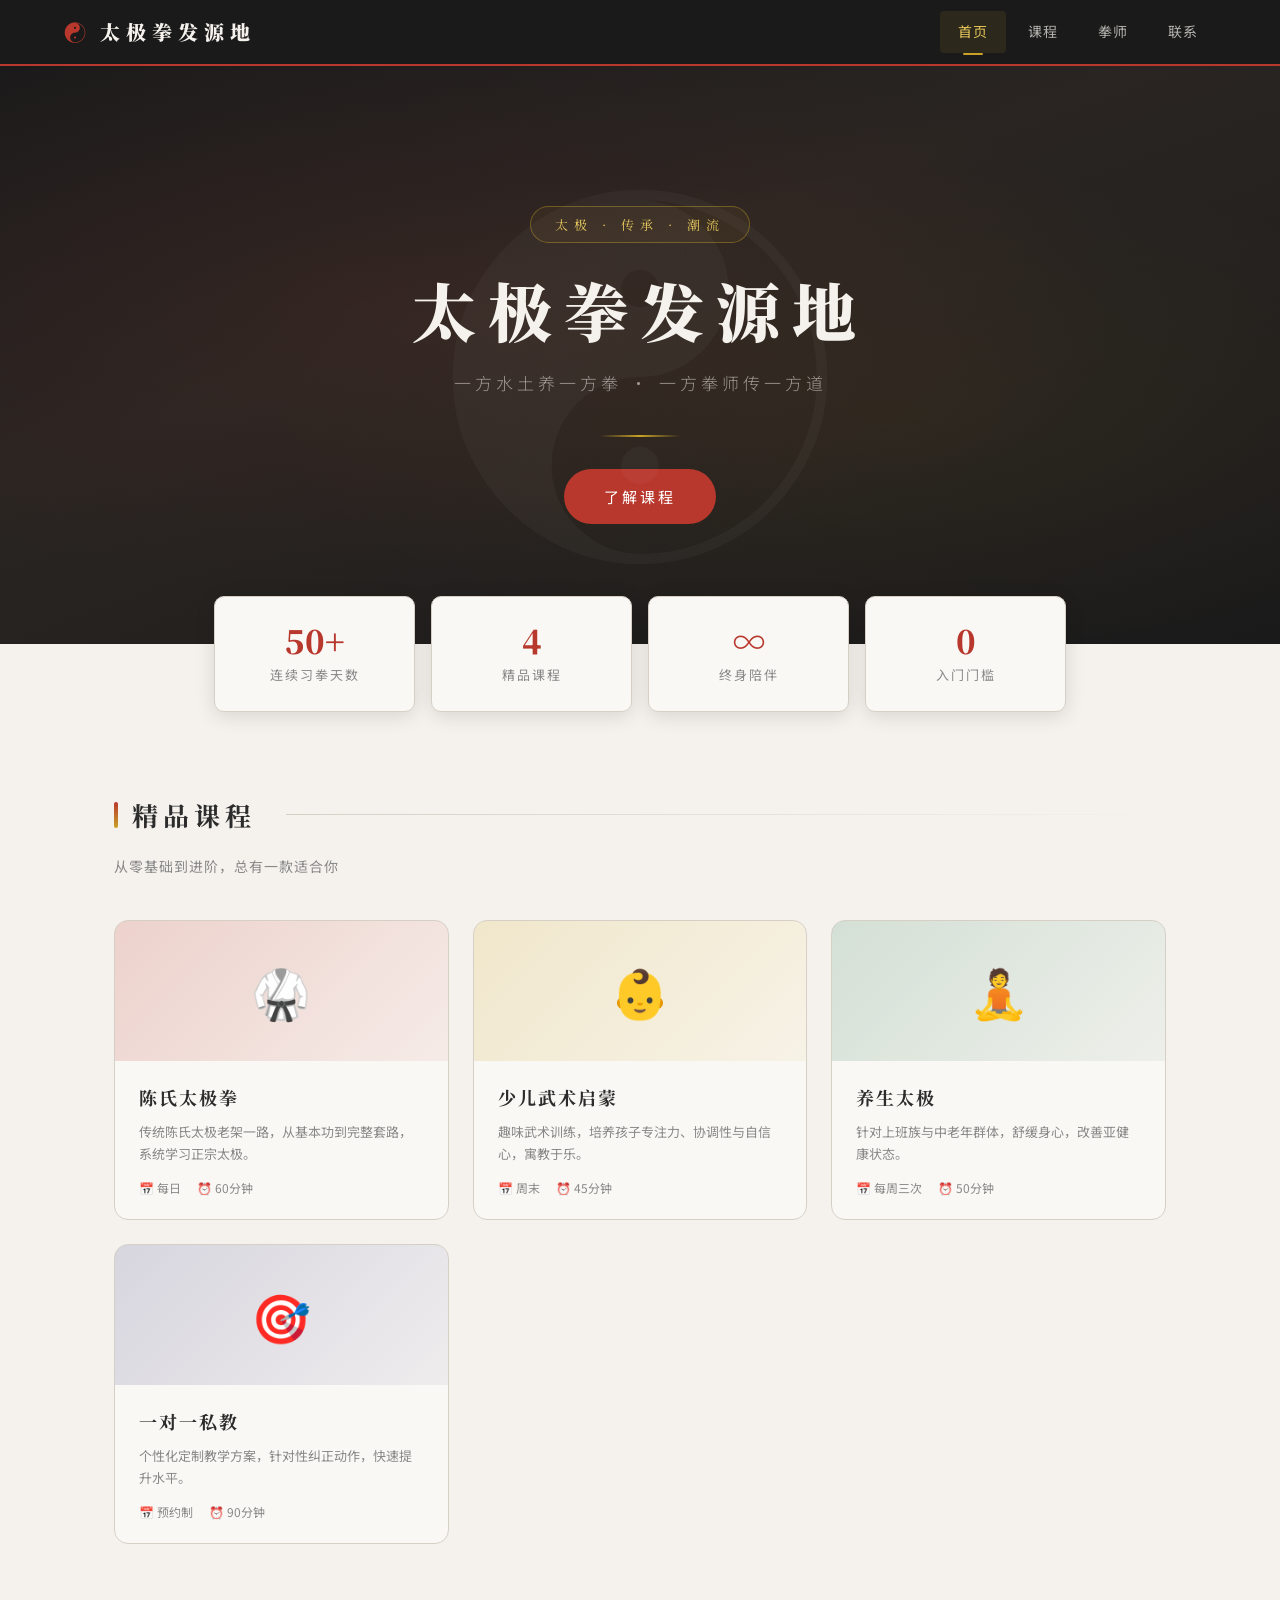
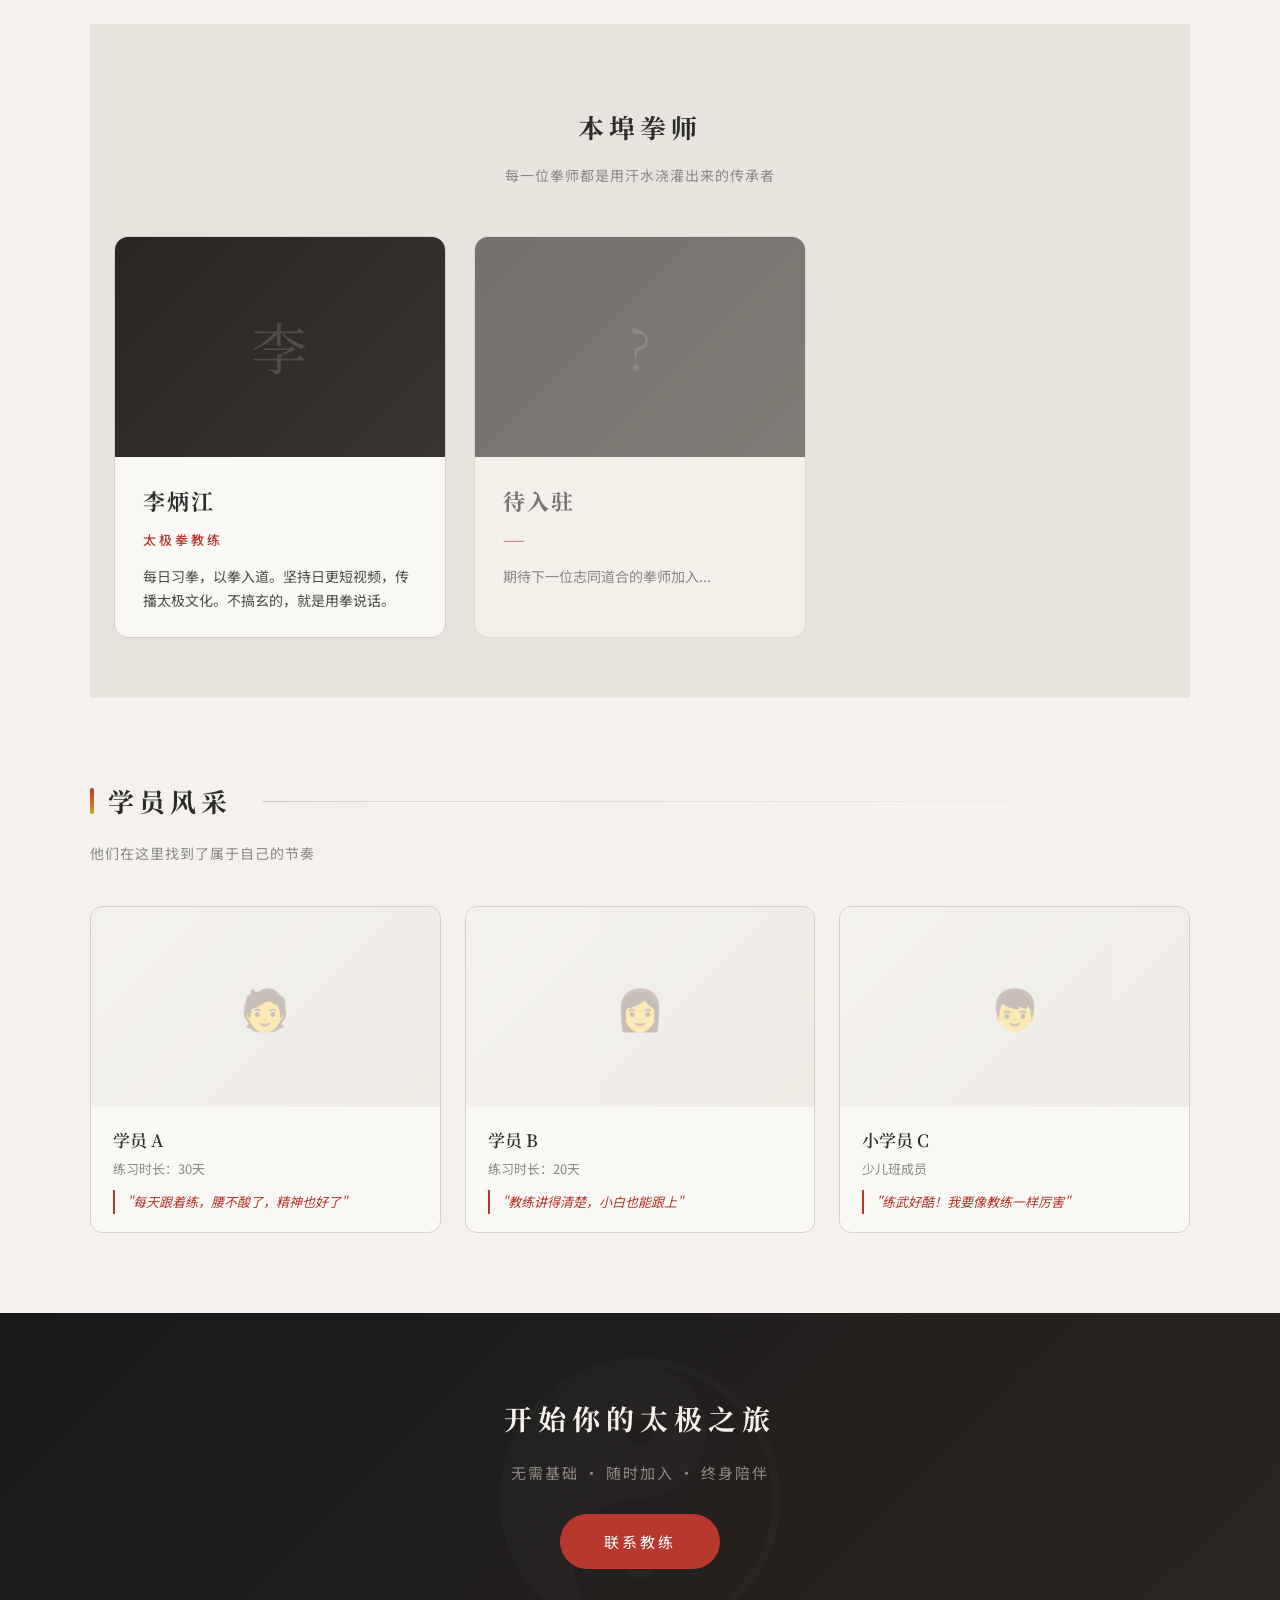
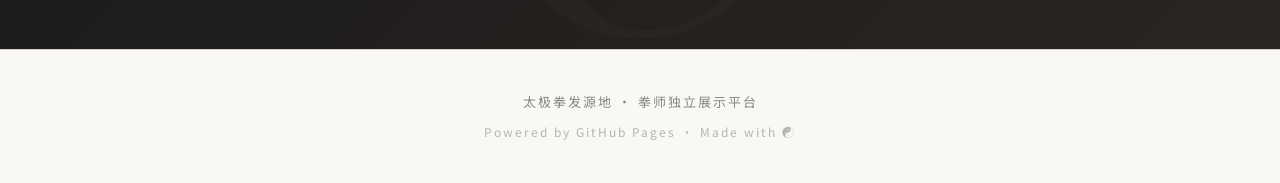
<file: index.html>
<!DOCTYPE html>
<html lang="zh-CN">
<head>
    <meta charset="UTF-8">
    <meta name="viewport" content="width=device-width, initial-scale=1.0">
    <meta name="description" content="太极拳发源地 · 拳师名录 — 传承太极文化，以拳入道，每日习拳，传播国粹">
    <title>太极拳发源地 · 拳师名录</title>
    <link rel="stylesheet" href="css/style.css">
</head>
<body>

    <!-- 导航栏 -->
    <nav class="navbar">
        <div class="nav-inner">
            <div class="nav-logo">太极拳发源地</div>
            <div class="nav-links">
                <a href="index.html" class="active">首页</a>
                <a href="courses.html">课程</a>
                <a href="shifu-libingjiang.html">拳师</a>
                <a href="#contact">联系</a>
            </div>
        </div>
    </nav>

    <!-- 主横幅 -->
    <header class="hero">
        <div class="hero-content">
            <div class="hero-badge">太极 · 传承 · 潮流</div>
            <h1>太极拳发源地</h1>
            <p class="hero-subtitle">一方水土养一方拳 · 一方拳师传一方道</p>
            <div class="hero-sep"></div>
            <a href="courses.html" class="hero-cta">了解课程</a>
        </div>
    </header>

    <!-- 数据统计 -->
    <div class="stats-bar">
        <div class="stat-item">
            <div class="stat-number">50+</div>
            <div class="stat-label">连续习拳天数</div>
        </div>
        <div class="stat-item">
            <div class="stat-number">4</div>
            <div class="stat-label">精品课程</div>
        </div>
        <div class="stat-item">
            <div class="stat-number">∞</div>
            <div class="stat-label">终身陪伴</div>
        </div>
        <div class="stat-item">
            <div class="stat-number">0</div>
            <div class="stat-label">入门门槛</div>
        </div>
    </div>

    <!-- 课程预览 -->
    <section class="section courses-section">
        <h2 class="section-title"><span class="title-deco"></span>精品课程</h2>
        <p class="section-subtitle">从零基础到进阶，总有一款适合你</p>
        <div class="courses-grid">
            <a href="courses.html#chen" class="course-card">
                <div class="course-icon chen">🥋</div>
                <div class="course-body">
                    <h3>陈氏太极拳</h3>
                    <p>传统陈氏太极老架一路，从基本功到完整套路，系统学习正宗太极。</p>
                    <div class="course-meta">
                        <span>📅 每日</span>
                        <span>⏰ 60分钟</span>
                    </div>
                </div>
            </a>
            <a href="courses.html#kids" class="course-card">
                <div class="course-icon kids">👶</div>
                <div class="course-body">
                    <h3>少儿武术启蒙</h3>
                    <p>趣味武术训练，培养孩子专注力、协调性与自信心，寓教于乐。</p>
                    <div class="course-meta">
                        <span>📅 周末</span>
                        <span>⏰ 45分钟</span>
                    </div>
                </div>
            </a>
            <a href="courses.html#health" class="course-card">
                <div class="course-icon health">🧘</div>
                <div class="course-body">
                    <h3>养生太极</h3>
                    <p>针对上班族与中老年群体，舒缓身心，改善亚健康状态。</p>
                    <div class="course-meta">
                        <span>📅 每周三次</span>
                        <span>⏰ 50分钟</span>
                    </div>
                </div>
            </a>
            <a href="courses.html#private" class="course-card">
                <div class="course-icon private">🎯</div>
                <div class="course-body">
                    <h3>一对一私教</h3>
                    <p>个性化定制教学方案，针对性纠正动作，快速提升水平。</p>
                    <div class="course-meta">
                        <span>📅 预约制</span>
                        <span>⏰ 90分钟</span>
                    </div>
                </div>
            </a>
        </div>
    </section>

    <!-- 拳师介绍 -->
    <section class="masters-section section-gray">
        <h2>本埠拳师</h2>
        <p>每一位拳师都是用汗水浇灌出来的传承者</p>
        <div class="masters-grid">
            <a href="shifu-libingjiang.html" class="master-card">
                <div class="card-photo">
                    <!-- 替换为真实照片: <img src="images/shifu-avatar.jpg" alt="李炳江"> -->
                    <div class="card-photo-placeholder">李</div>
                </div>
                <div class="card-info">
                    <h3>李炳江</h3>
                    <span class="card-title">太极拳教练</span>
                    <p>每日习拳，以拳入道。坚持日更短视频，传播太极文化。不搞玄的，就是用拳说话。</p>
                </div>
            </a>
            <div class="master-card card-empty" style="opacity: 0.6;">
                <div class="card-photo">
                    <div class="card-photo-placeholder">?</div>
                </div>
                <div class="card-info">
                    <h3>待入驻</h3>
                    <span class="card-title">——</span>
                    <p>期待下一位志同道合的拳师加入...</p>
                </div>
            </div>
        </div>
    </section>

    <!-- 学员风采 -->
    <section class="section">
        <div class="section-inner">
            <h2 class="section-title"><span class="title-deco"></span>学员风采</h2>
            <p class="section-subtitle">他们在这里找到了属于自己的节奏</p>
            <div class="students-grid">
                <div class="student-card">
                    <div class="student-photo">🧑</div>
                    <div class="student-info">
                        <div class="student-name">学员 A</div>
                        <div class="student-desc">练习时长：30天</div>
                        <div class="student-quote">"每天跟着练，腰不酸了，精神也好了"</div>
                    </div>
                </div>
                <div class="student-card">
                    <div class="student-photo">👩</div>
                    <div class="student-info">
                        <div class="student-name">学员 B</div>
                        <div class="student-desc">练习时长：20天</div>
                        <div class="student-quote">"教练讲得清楚，小白也能跟上"</div>
                    </div>
                </div>
                <div class="student-card">
                    <div class="student-photo">👦</div>
                    <div class="student-info">
                        <div class="student-name">小学员 C</div>
                        <div class="student-desc">少儿班成员</div>
                        <div class="student-quote">"练武好酷！我要像教练一样厉害"</div>
                    </div>
                </div>
            </div>
        </div>
    </section>

    <!-- 行动召唤 -->
    <section class="cta-banner" id="contact">
        <h2>开始你的太极之旅</h2>
        <p>无需基础 · 随时加入 · 终身陪伴</p>
        <a href="shifu-libingjiang.html#contact" class="cta-btn">联系教练</a>
    </section>

    <!-- 页脚 -->
    <footer class="footer">
        <p>太极拳发源地 · 拳师独立展示平台</p>
        <p style="margin-top: 8px; font-size: 12px; opacity: 0.6;">Powered by GitHub Pages · Made with ☯</p>
    </footer>

</body>
</html>
</file>
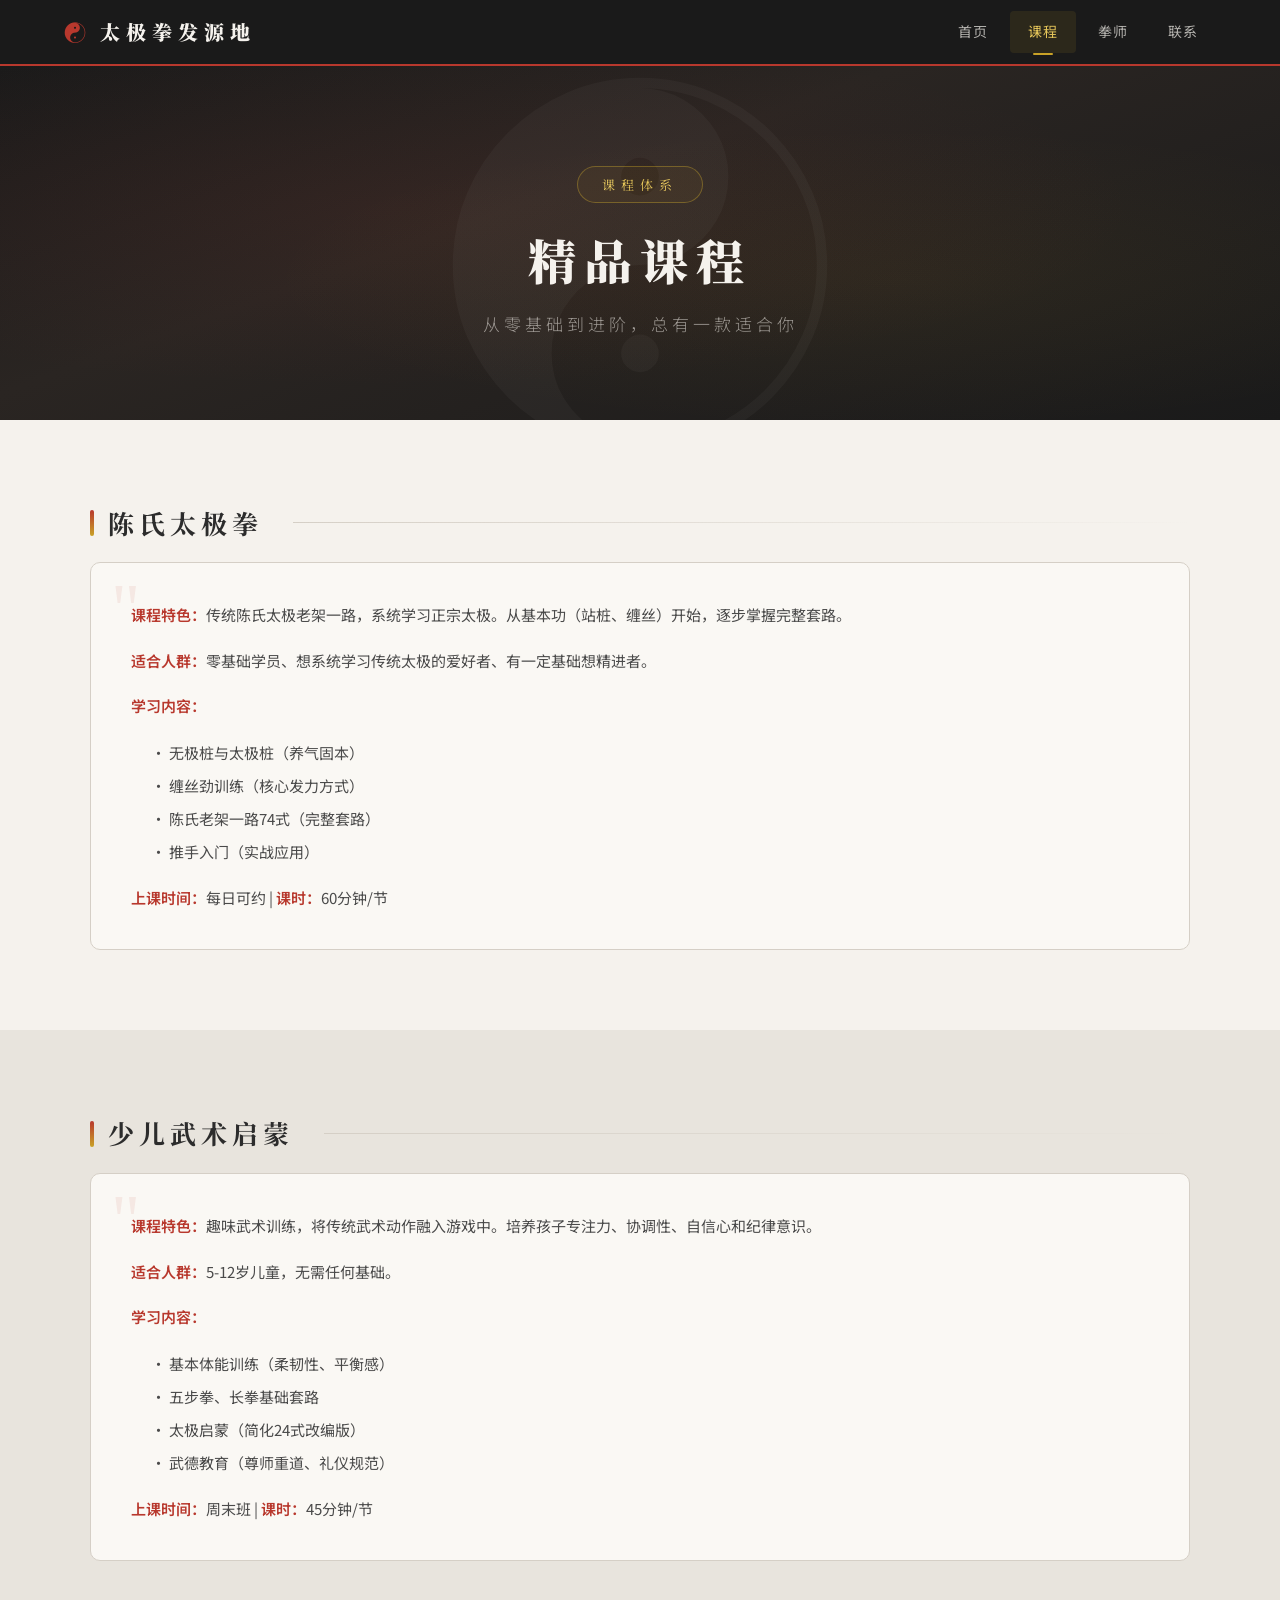
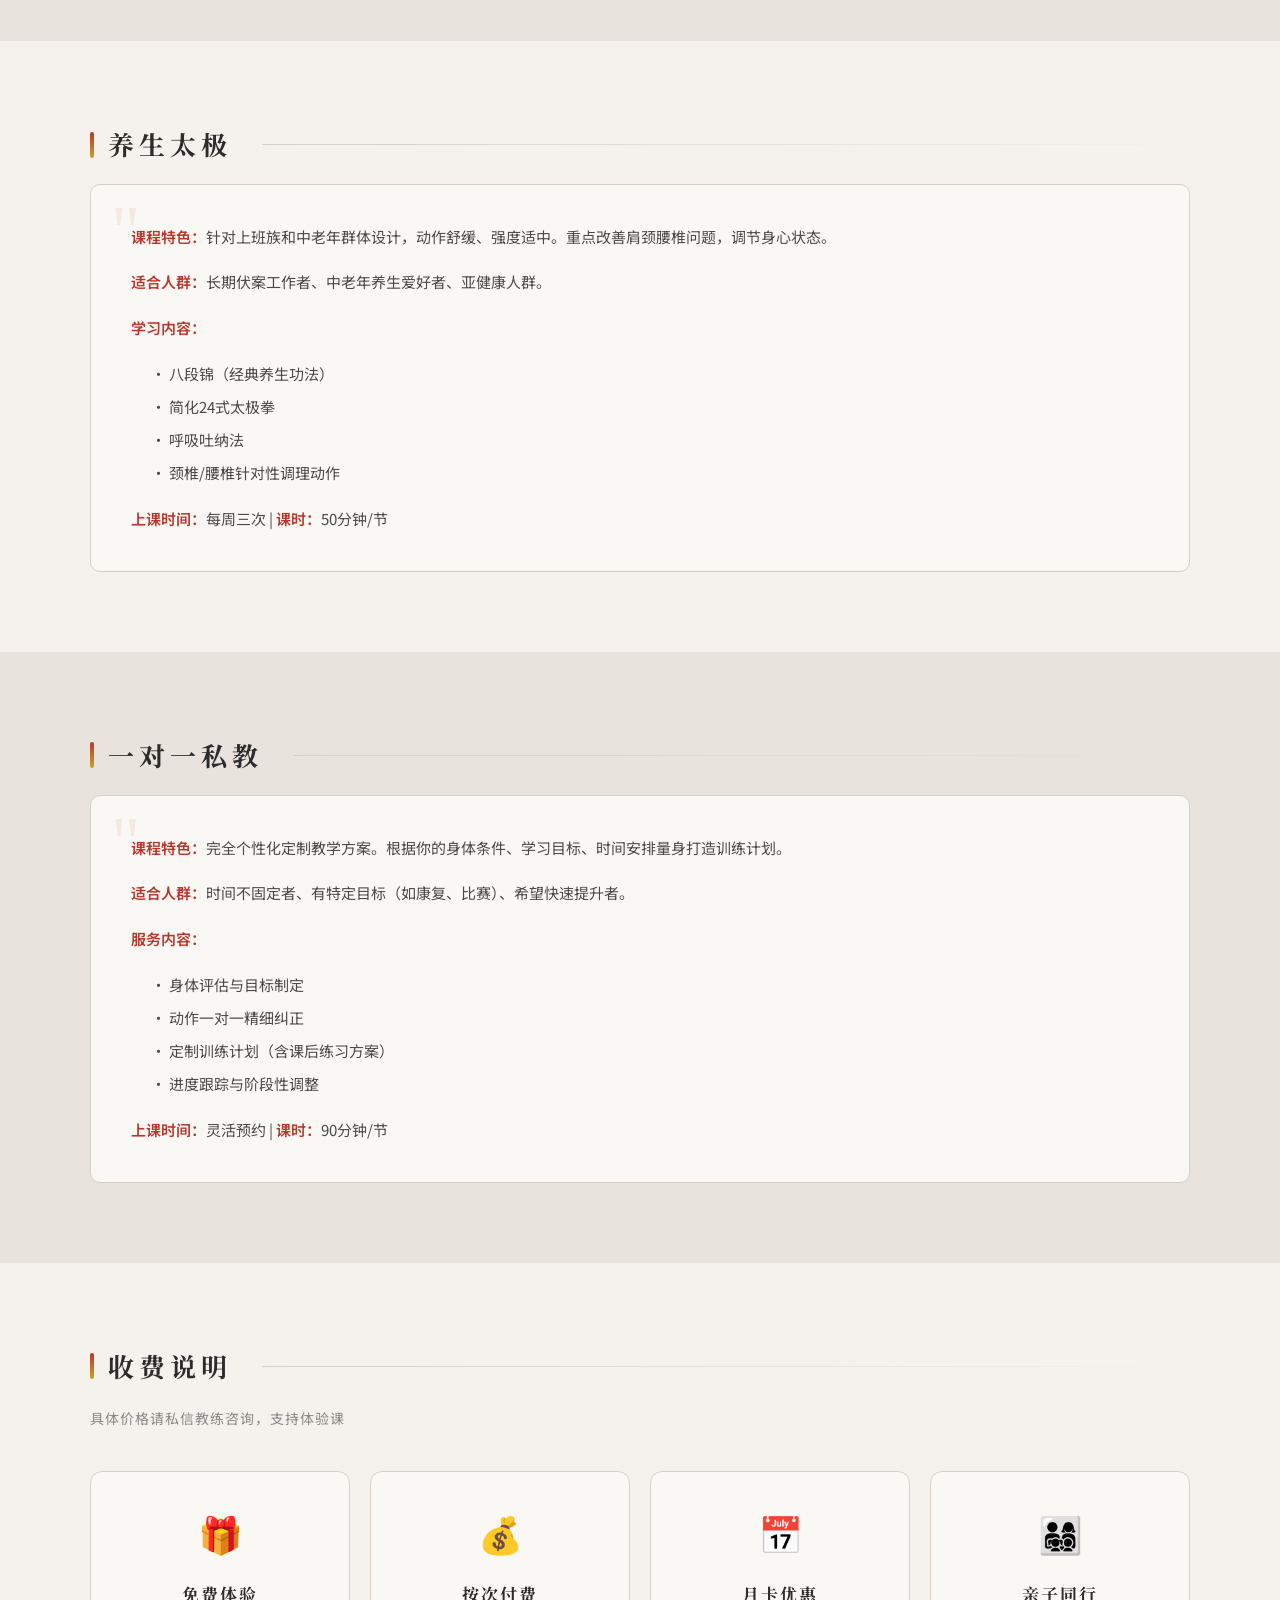
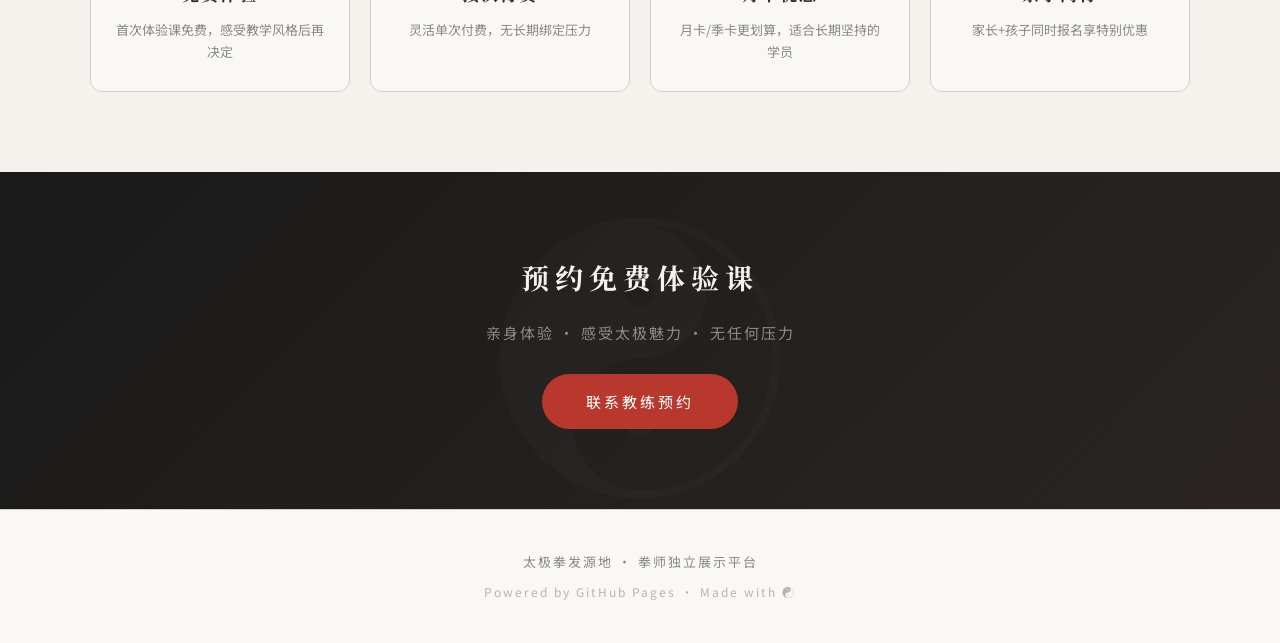
<file: courses.html>
<!DOCTYPE html>
<html lang="zh-CN">
<head>
    <meta charset="UTF-8">
    <meta name="viewport" content="width=device-width, initial-scale=1.0">
    <meta name="description" content="太极拳发源地 · 精品课程 — 陈氏太极、少儿武术、养生太极、一对一私教">
    <title>课程内容 · 太极拳发源地</title>
    <link rel="stylesheet" href="css/style.css">
</head>
<body>

    <!-- 导航栏 -->
    <nav class="navbar">
        <div class="nav-inner">
            <div class="nav-logo">太极拳发源地</div>
            <div class="nav-links">
                <a href="index.html">首页</a>
                <a href="courses.html" class="active">课程</a>
                <a href="shifu-libingjiang.html">拳师</a>
                <a href="#contact">联系</a>
            </div>
        </div>
    </nav>

    <!-- 页面头部 -->
    <header class="hero" style="padding: 100px 24px 80px;">
        <div class="hero-content">
            <div class="hero-badge">课程体系</div>
            <h1 style="font-size: clamp(36px, 5vw, 48px); letter-spacing: 8px;">精品课程</h1>
            <p class="hero-subtitle">从零基础到进阶，总有一款适合你</p>
        </div>
    </header>

    <!-- 陈氏太极拳 -->
    <section id="chen" class="section">
        <div class="section-inner">
            <h2 class="section-title"><span class="title-deco"></span>陈氏太极拳</h2>
            <div class="content-card bio-card">
                <p><strong>课程特色：</strong>传统陈氏太极老架一路，系统学习正宗太极。从基本功（站桩、缠丝）开始，逐步掌握完整套路。</p>
                <p><strong>适合人群：</strong>零基础学员、想系统学习传统太极的爱好者、有一定基础想精进者。</p>
                <p><strong>学习内容：</strong></p>
                <p style="padding-left: 20px; line-height: 2.2;">
                    • 无极桩与太极桩（养气固本）<br>
                    • 缠丝劲训练（核心发力方式）<br>
                    • 陈氏老架一路74式（完整套路）<br>
                    • 推手入门（实战应用）
                </p>
                <p><strong>上课时间：</strong>每日可约 | <strong>课时：</strong>60分钟/节</p>
            </div>
        </div>
    </section>

    <!-- 少儿武术 -->
    <section id="kids" class="section section-gray">
        <div class="section-inner">
            <h2 class="section-title"><span class="title-deco"></span>少儿武术启蒙</h2>
            <div class="content-card bio-card">
                <p><strong>课程特色：</strong>趣味武术训练，将传统武术动作融入游戏中。培养孩子专注力、协调性、自信心和纪律意识。</p>
                <p><strong>适合人群：</strong>5-12岁儿童，无需任何基础。</p>
                <p><strong>学习内容：</strong></p>
                <p style="padding-left: 20px; line-height: 2.2;">
                    • 基本体能训练（柔韧性、平衡感）<br>
                    • 五步拳、长拳基础套路<br>
                    • 太极启蒙（简化24式改编版）<br>
                    • 武德教育（尊师重道、礼仪规范）
                </p>
                <p><strong>上课时间：</strong>周末班 | <strong>课时：</strong>45分钟/节</p>
            </div>
        </div>
    </section>

    <!-- 养生太极 -->
    <section id="health" class="section">
        <div class="section-inner">
            <h2 class="section-title"><span class="title-deco"></span>养生太极</h2>
            <div class="content-card bio-card">
                <p><strong>课程特色：</strong>针对上班族和中老年群体设计，动作舒缓、强度适中。重点改善肩颈腰椎问题，调节身心状态。</p>
                <p><strong>适合人群：</strong>长期伏案工作者、中老年养生爱好者、亚健康人群。</p>
                <p><strong>学习内容：</strong></p>
                <p style="padding-left: 20px; line-height: 2.2;">
                    • 八段锦（经典养生功法）<br>
                    • 简化24式太极拳<br>
                    • 呼吸吐纳法<br>
                    • 颈椎/腰椎针对性调理动作
                </p>
                <p><strong>上课时间：</strong>每周三次 | <strong>课时：</strong>50分钟/节</p>
            </div>
        </div>
    </section>

    <!-- 一对一私教 -->
    <section id="private" class="section section-gray">
        <div class="section-inner">
            <h2 class="section-title"><span class="title-deco"></span>一对一私教</h2>
            <div class="content-card bio-card">
                <p><strong>课程特色：</strong>完全个性化定制教学方案。根据你的身体条件、学习目标、时间安排量身打造训练计划。</p>
                <p><strong>适合人群：</strong>时间不固定者、有特定目标（如康复、比赛）、希望快速提升者。</p>
                <p><strong>服务内容：</strong></p>
                <p style="padding-left: 20px; line-height: 2.2;">
                    • 身体评估与目标制定<br>
                    • 动作一对一精细纠正<br>
                    • 定制训练计划（含课后练习方案）<br>
                    • 进度跟踪与阶段性调整
                </p>
                <p><strong>上课时间：</strong>灵活预约 | <strong>课时：</strong>90分钟/节</p>
            </div>
        </div>
    </section>

    <!-- 价格参考 -->
    <section class="section">
        <div class="section-inner">
            <h2 class="section-title"><span class="title-deco"></span>收费说明</h2>
            <p class="section-subtitle">具体价格请私信教练咨询，支持体验课</p>
            <div class="credits-grid">
                <div class="credit-card">
                    <div class="credit-icon">🎁</div>
                    <h3>免费体验</h3>
                    <p>首次体验课免费，感受教学风格后再决定</p>
                </div>
                <div class="credit-card">
                    <div class="credit-icon">💰</div>
                    <h3>按次付费</h3>
                    <p>灵活单次付费，无长期绑定压力</p>
                </div>
                <div class="credit-card">
                    <div class="credit-icon">📅</div>
                    <h3>月卡优惠</h3>
                    <p>月卡/季卡更划算，适合长期坚持的学员</p>
                </div>
                <div class="credit-card">
                    <div class="credit-icon">👨‍👩‍👧‍👦</div>
                    <h3>亲子同行</h3>
                    <p>家长+孩子同时报名享特别优惠</p>
                </div>
            </div>
        </div>
    </section>

    <!-- 行动召唤 -->
    <section class="cta-banner" id="contact">
        <h2>预约免费体验课</h2>
        <p>亲身体验 · 感受太极魅力 · 无任何压力</p>
        <a href="shifu-libingjiang.html#contact" class="cta-btn">联系教练预约</a>
    </section>

    <!-- 页脚 -->
    <footer class="footer">
        <p>太极拳发源地 · 拳师独立展示平台</p>
        <p style="margin-top: 8px; font-size: 12px; opacity: 0.6;">Powered by GitHub Pages · Made with ☯</p>
    </footer>

</body>
</html>
</file>
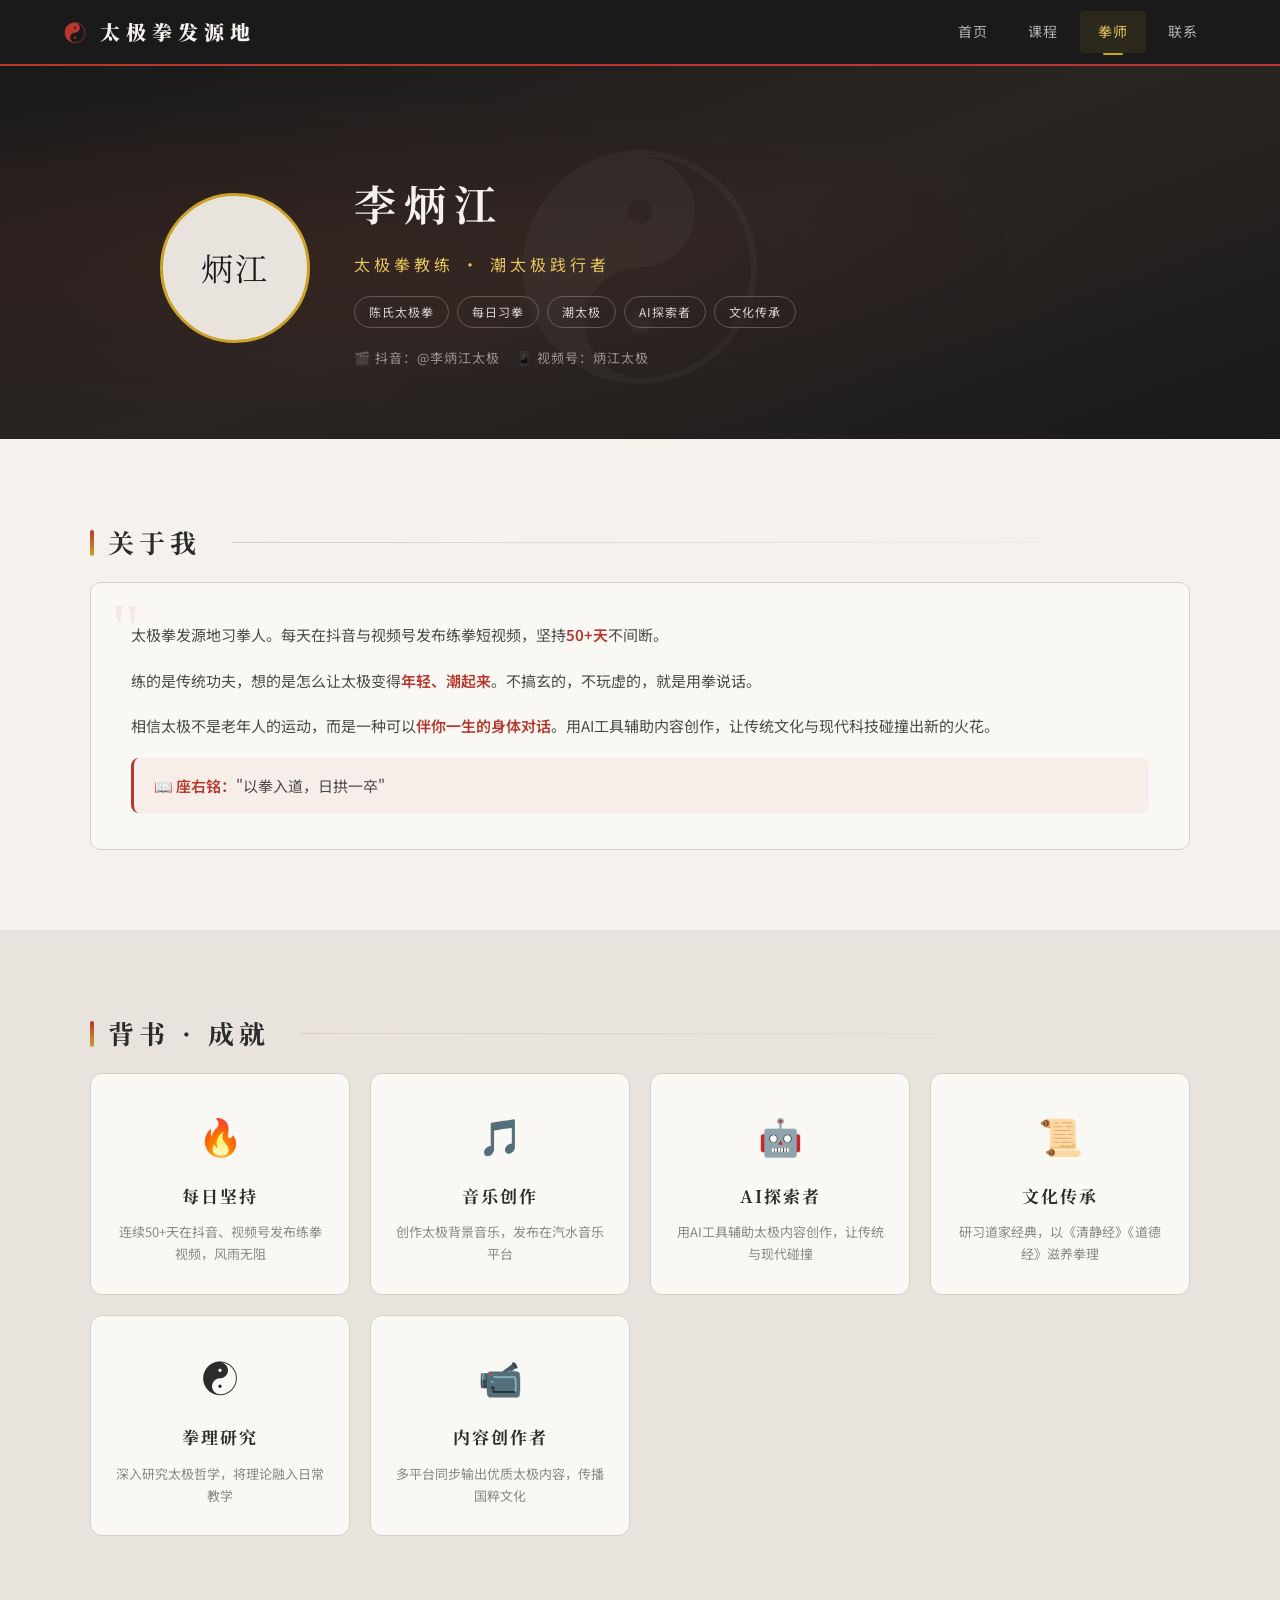
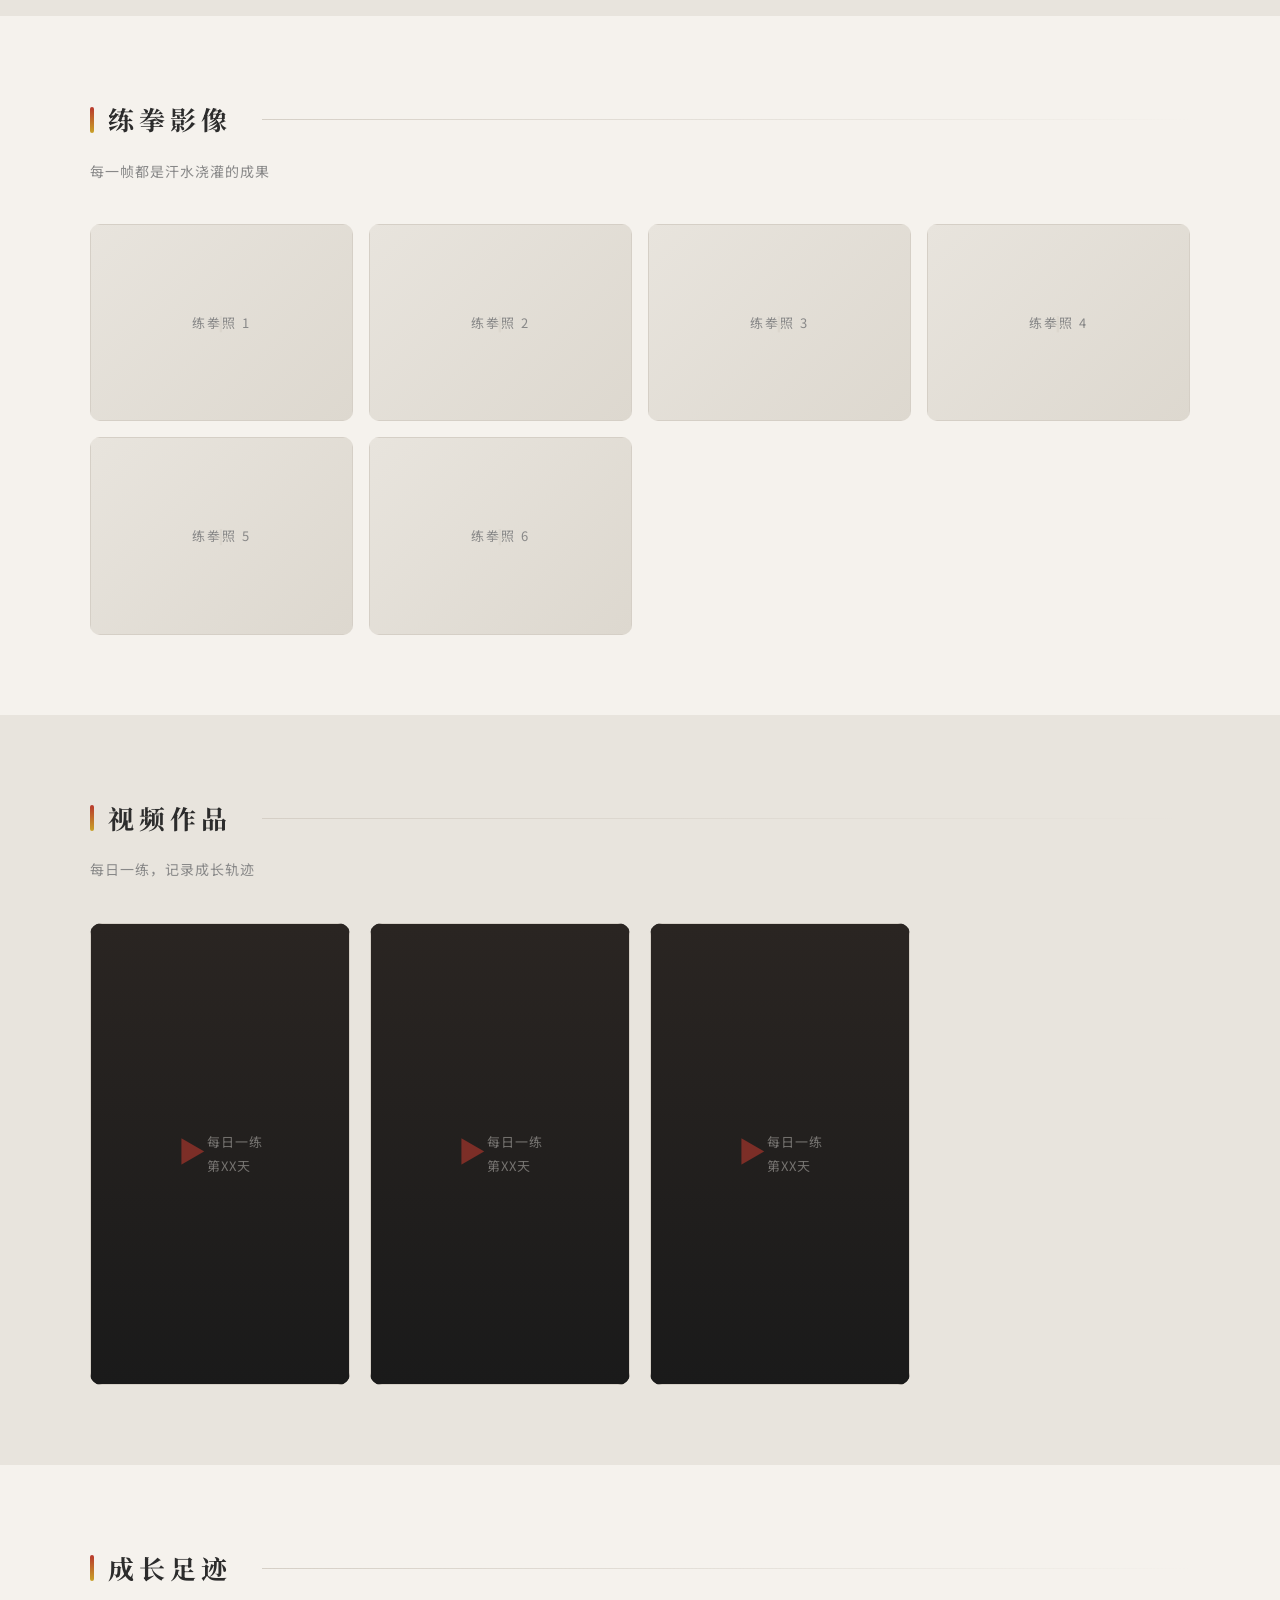
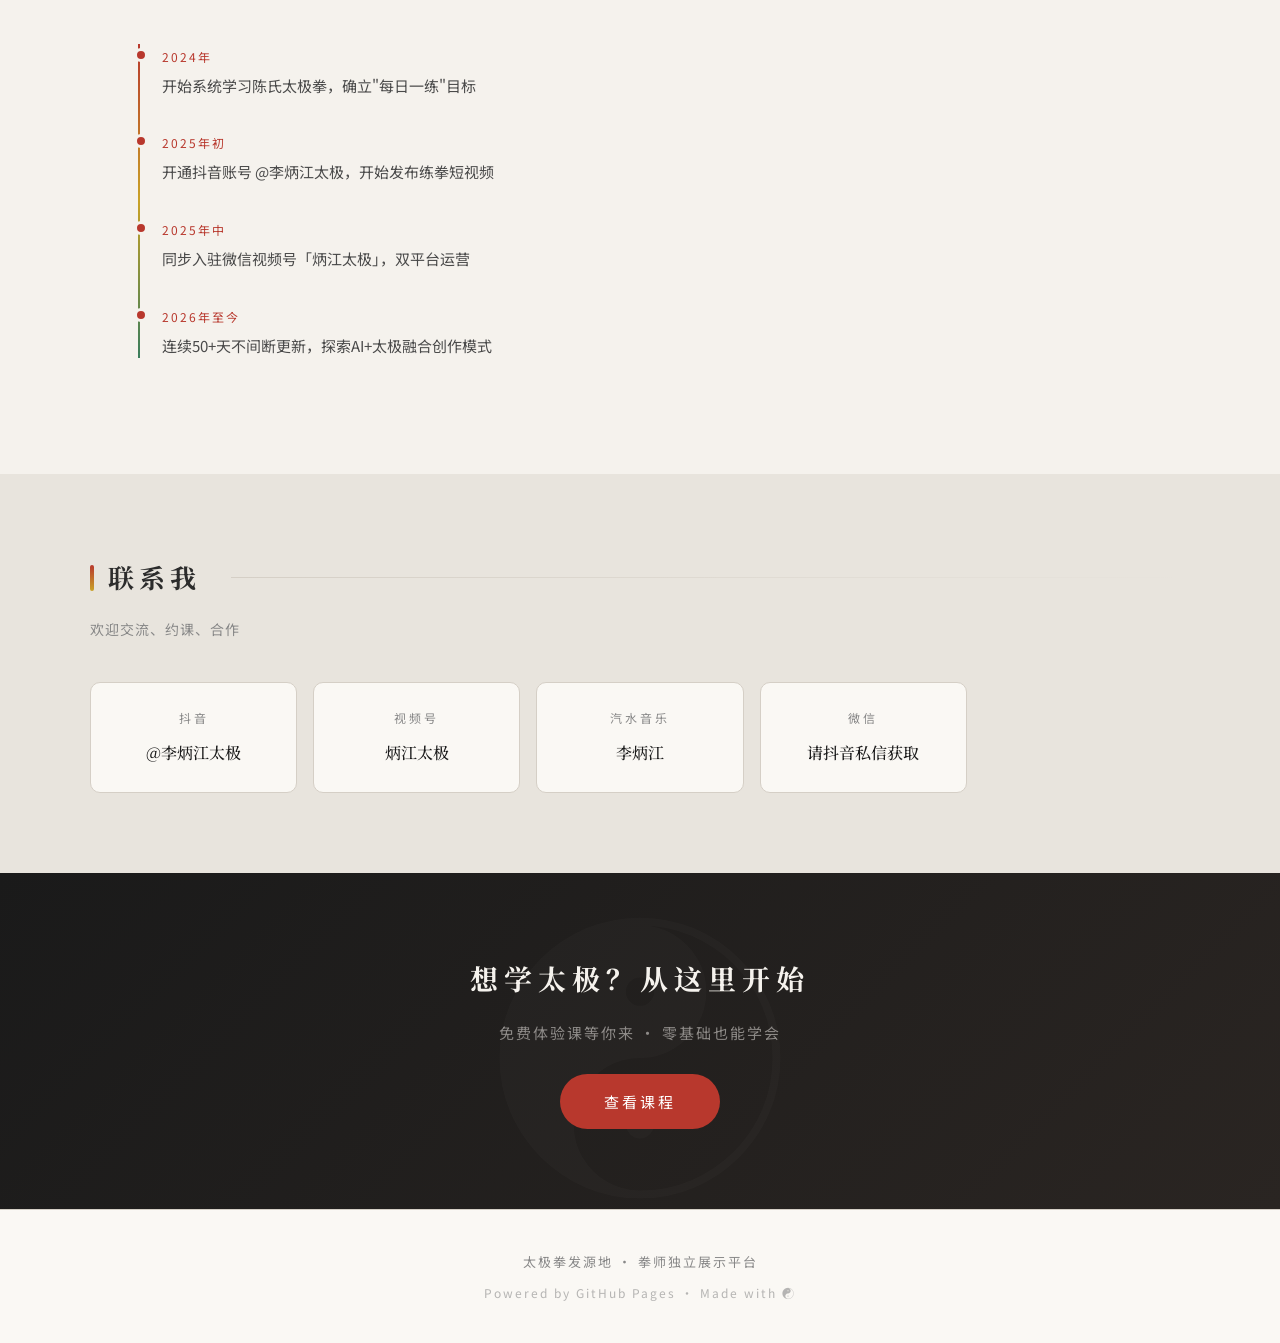
<file: shifu-libingjiang.html>
<!DOCTYPE html>
<html lang="zh-CN">
<head>
    <meta charset="UTF-8">
    <meta name="viewport" content="width=device-width, initial-scale=1.0">
    <meta name="description" content="李炳江 · 太极拳教练 — 陈氏太极拳传习者，每日习拳，以拳入道">
    <title>李炳江 · 太极拳教练</title>
    <link rel="stylesheet" href="css/style.css">
</head>
<body>

    <!-- 导航栏 -->
    <nav class="navbar">
        <div class="nav-inner">
            <div class="nav-logo">太极拳发源地</div>
            <div class="nav-links">
                <a href="index.html">首页</a>
                <a href="courses.html">课程</a>
                <a href="shifu-libingjiang.html" class="active">拳师</a>
                <a href="#contact">联系</a>
            </div>
        </div>
    </nav>

    <!-- 个人头部 -->
    <section class="profile-header">
        <div class="profile-inner">
            <div class="profile-avatar">
                <!-- 替换为真实头像: <img src="images/avatar-libingjiang.jpg" alt="李炳江" class="avatar-img"> -->
                <div class="avatar-placeholder">炳江</div>
            </div>
            <div class="profile-meta">
                <h1>李炳江</h1>
                <span class="profile-title">太极拳教练 · 潮太极践行者</span>
                <div class="profile-tags">
                    <span class="tag">陈氏太极拳</span>
                    <span class="tag">每日习拳</span>
                    <span class="tag">潮太极</span>
                    <span class="tag">AI探索者</span>
                    <span class="tag">文化传承</span>
                </div>
                <div class="profile-contacts">
                    <span class="contact-item">🎬 抖音：@李炳江太极</span>
                    <span class="contact-item">📱 视频号：炳江太极</span>
                </div>
            </div>
        </div>
    </section>

    <!-- 简介 -->
    <section class="section">
        <div class="section-inner">
            <h2 class="section-title"><span class="title-deco"></span>关于我</h2>
            <div class="content-card bio-card">
                <p>太极拳发源地习拳人。每天在抖音与视频号发布练拳短视频，坚持<strong>50+天</strong>不间断。</p>
                <p>练的是传统功夫，想的是怎么让太极变得<strong>年轻、潮起来</strong>。不搞玄的，不玩虚的，就是用拳说话。</p>
                <p>相信太极不是老年人的运动，而是一种可以<strong>伴你一生的身体对话</strong>。用AI工具辅助内容创作，让传统文化与现代科技碰撞出新的火花。</p>
                <p style="margin-top: 16px; padding: 12px 20px; background: rgba(184, 56, 45, 0.05); border-radius: 8px; border-left: 3px solid var(--accent);">
                    <strong>📖 座右铭：</strong>"以拳入道，日拱一卒"
                </p>
            </div>
        </div>
    </section>

    <!-- 背书·成就 -->
    <section class="section section-gray">
        <div class="section-inner">
            <h2 class="section-title"><span class="title-deco"></span>背书 · 成就</h2>
            <div class="credits-grid">
                <div class="credit-card">
                    <div class="credit-icon">🔥</div>
                    <h3>每日坚持</h3>
                    <p>连续50+天在抖音、视频号发布练拳视频，风雨无阻</p>
                </div>
                <div class="credit-card">
                    <div class="credit-icon">🎵</div>
                    <h3>音乐创作</h3>
                    <p>创作太极背景音乐，发布在汽水音乐平台</p>
                </div>
                <div class="credit-card">
                    <div class="credit-icon">🤖</div>
                    <h3>AI探索者</h3>
                    <p>用AI工具辅助太极内容创作，让传统与现代碰撞</p>
                </div>
                <div class="credit-card">
                    <div class="credit-icon">📜</div>
                    <h3>文化传承</h3>
                    <p>研习道家经典，以《清静经》《道德经》滋养拳理</p>
                </div>
                <div class="credit-card">
                    <div class="credit-icon">☯️</div>
                    <h3>拳理研究</h3>
                    <p>深入研究太极哲学，将理论融入日常教学</p>
                </div>
                <div class="credit-card">
                    <div class="credit-icon">📹</div>
                    <h3>内容创作者</h3>
                    <p>多平台同步输出优质太极内容，传播国粹文化</p>
                </div>
            </div>
        </div>
    </section>

    <!-- 练拳影像 -->
    <section class="section">
        <div class="section-inner">
            <h2 class="section-title"><span class="title-deco"></span>练拳影像</h2>
            <p class="section-subtitle">每一帧都是汗水浇灌的成果</p>
            <div class="gallery">
                <!-- 替换为真实照片:
                <div class="gallery-item"><img src="photos/practice-01.jpg" alt="练拳照"></div>
                <div class="gallery-item"><img src="photos/practice-02.jpg" alt="练拳照"></div>
                ... -->
                <div class="gallery-item"><div class="gallery-placeholder">练拳照 1</div></div>
                <div class="gallery-item"><div class="gallery-placeholder">练拳照 2</div></div>
                <div class="gallery-item"><div class="gallery-placeholder">练拳照 3</div></div>
                <div class="gallery-item"><div class="gallery-placeholder">练拳照 4</div></div>
                <div class="gallery-item"><div class="gallery-placeholder">练拳照 5</div></div>
                <div class="gallery-item"><div class="gallery-placeholder">练拳照 6</div></div>
            </div>
        </div>
    </section>

    <!-- 视频作品 -->
    <section class="section section-gray">
        <div class="section-inner">
            <h2 class="section-title"><span class="title-deco"></span>视频作品</h2>
            <p class="section-subtitle">每日一练，记录成长轨迹</p>
            <div class="video-grid">
                <!-- 替换为真实视频（可嵌入抖音/视频号链接）:
                <div class="video-card">
                    <iframe src="..." allowfullscreen></iframe>
                </div>
                ... -->
                <div class="video-card"><div class="video-placeholder">每日一练<br>第XX天</div></div>
                <div class="video-card"><div class="video-placeholder">每日一练<br>第XX天</div></div>
                <div class="video-card"><div class="video-placeholder">每日一练<br>第XX天</div></div>
            </div>
        </div>
    </section>

    <!-- 荣誉时间线 -->
    <section class="section">
        <div class="section-inner">
            <h2 class="section-title"><span class="title-deco"></span>成长足迹</h2>
            <div class="content-card" style="padding-left: 40px; background: transparent; border: none;">
                <div class="timeline">
                    <div class="timeline-item">
                        <div class="timeline-dot"></div>
                        <div class="timeline-date">2024年</div>
                        <div class="timeline-text">开始系统学习陈氏太极拳，确立"每日一练"目标</div>
                    </div>
                    <div class="timeline-item">
                        <div class="timeline-dot"></div>
                        <div class="timeline-date">2025年初</div>
                        <div class="timeline-text">开通抖音账号 @李炳江太极，开始发布练拳短视频</div>
                    </div>
                    <div class="timeline-item">
                        <div class="timeline-dot"></div>
                        <div class="timeline-date">2025年中</div>
                        <div class="timeline-text">同步入驻微信视频号「炳江太极」，双平台运营</div>
                    </div>
                    <div class="timeline-item">
                        <div class="timeline-dot"></div>
                        <div class="timeline-date">2026年至今</div>
                        <div class="timeline-text">连续50+天不间断更新，探索AI+太极融合创作模式</div>
                    </div>
                </div>
            </div>
        </div>
    </section>

    <!-- 联系方式 -->
    <section id="contact" class="section section-gray">
        <div class="section-inner">
            <h2 class="section-title"><span class="title-deco"></span>联系我</h2>
            <p class="section-subtitle">欢迎交流、约课、合作</p>
            <div class="contact-grid">
                <div class="contact-card">
                    <span class="contact-label">抖音</span>
                    <span class="contact-value">@李炳江太极</span>
                </div>
                <div class="contact-card">
                    <span class="contact-label">视频号</span>
                    <span class="contact-value">炳江太极</span>
                </div>
                <div class="contact-card">
                    <span class="contact-label">汽水音乐</span>
                    <span class="contact-value">李炳江</span>
                </div>
                <div class="contact-card">
                    <span class="contact-label">微信</span>
                    <span class="contact-value">请抖音私信获取</span>
                </div>
            </div>
        </div>
    </section>

    <!-- 行动召唤 -->
    <section class="cta-banner">
        <h2>想学太极？从这里开始</h2>
        <p>免费体验课等你来 · 零基础也能学会</p>
        <a href="courses.html" class="cta-btn">查看课程</a>
    </section>

    <!-- 页脚 -->
    <footer class="footer">
        <p>太极拳发源地 · 拳师独立展示平台</p>
        <p style="margin-top: 8px; font-size: 12px; opacity: 0.6;">Powered by GitHub Pages · Made with ☯</p>
    </footer>

</body>
</html>
</file>
<file: css/style.css>
/* ==========================================
   太极拳发源地 · 水墨武馆风格 v2.0
   精装修版
   ========================================== */

/* --- 字体引入 --- */
@import url('https://fonts.googleapis.com/css2?family=Noto+Serif+SC:wght@400;600;700;900&family=Noto+Sans+SC:wght@300;400;500;700&display=swap');

/* --- 基础重置 --- */
*, *::before, *::after {
    margin: 0;
    padding: 0;
    box-sizing: border-box;
}

html {
    scroll-behavior: smooth;
}

body {
    font-family: 'Noto Sans SC', -apple-system, BlinkMacSystemFont, sans-serif;
    background: #f5f2ed;
    color: #2c2c2c;
    line-height: 1.8;
    min-height: 100vh;
}

a { color: inherit; text-decoration: none; }

/* --- 配色变量 --- */
:root {
    --ink: #1a1a1a;
    --ink-light: #4a4a4a;
    --ink-dim: #888;
    --paper: #f5f2ed;
    --paper-light: #faf8f4;
    --paper-dark: #e8e4dd;
    --accent: #b8382d;
    --accent-light: #d45555;
    --gold: #c9a227;
    --gold-light: #e6c65a;
    --jade: #3a7d5c;
    --border: #d5cfc6;
    --shadow: rgba(0, 0, 0, 0.06);
    --shadow-deep: rgba(0, 0, 0, 0.12);
}

/* ========== 导航栏 ========== */
.navbar {
    background: var(--ink);
    color: #f5f2ed;
    position: sticky;
    top: 0;
    z-index: 100;
    border-bottom: 2px solid var(--accent);
    backdrop-filter: blur(10px);
}

.nav-inner {
    max-width: 1200px;
    margin: 0 auto;
    padding: 0 24px;
    height: 64px;
    display: flex;
    align-items: center;
    justify-content: space-between;
}

.nav-logo {
    font-family: 'Noto Serif SC', serif;
    font-weight: 900;
    font-size: 20px;
    letter-spacing: 6px;
    display: flex;
    align-items: center;
    gap: 8px;
}

.nav-logo::before {
    content: '☯';
    font-size: 22px;
    color: var(--accent);
}

.nav-links {
    display: flex;
    gap: 4px;
}

.nav-links a {
    color: rgba(245, 242, 237, 0.7);
    text-decoration: none;
    padding: 8px 18px;
    border-radius: 4px;
    font-size: 14px;
    transition: all 0.25s;
    letter-spacing: 1px;
    position: relative;
}

.nav-links a:hover {
    color: #f5f2ed;
    background: rgba(245, 242, 237, 0.08);
}

.nav-links a.active {
    color: var(--gold-light);
    background: rgba(201, 162, 39, 0.1);
}

.nav-links a.active::after {
    content: '';
    position: absolute;
    bottom: -2px;
    left: 50%;
    transform: translateX(-50%);
    width: 20px;
    height: 2px;
    background: var(--gold);
    border-radius: 1px;
}

/* ========== Hero 横幅（首页） ========== */
.hero {
    position: relative;
    padding: 140px 24px 120px;
    text-align: center;
    overflow: hidden;
    background:
        radial-gradient(ellipse at 30% 40%, rgba(184, 56, 45, 0.08) 0%, transparent 60%),
        radial-gradient(ellipse at 70% 60%, rgba(201, 162, 39, 0.06) 0%, transparent 50%),
        linear-gradient(160deg, #1a1a1a 0%, #2a2522 40%, #1a1a1a 100%);
    color: #f5f2ed;
}

.hero::before {
    content: '☯';
    position: absolute;
    top: 50%;
    left: 50%;
    transform: translate(-50%, -50%);
    font-size: 400px;
    opacity: 0.03;
    pointer-events: none;
    animation: taijiSpin 120s linear infinite;
}

@keyframes taijiSpin {
    from { transform: translate(-50%, -50%) rotate(0deg); }
    to { transform: translate(-50%, -50%) rotate(360deg); }
}

.hero-badge {
    display: inline-block;
    font-family: 'Noto Serif SC', serif;
    font-size: 13px;
    color: var(--gold-light);
    border: 1px solid rgba(201, 162, 39, 0.4);
    padding: 6px 24px;
    border-radius: 30px;
    letter-spacing: 6px;
    margin-bottom: 28px;
    background: rgba(201, 162, 39, 0.06);
}

.hero h1 {
    font-family: 'Noto Serif SC', serif;
    font-weight: 900;
    font-size: clamp(42px, 7vw, 64px);
    letter-spacing: 12px;
    margin-bottom: 20px;
    line-height: 1.2;
}

.hero-subtitle {
    font-size: 17px;
    color: rgba(245, 242, 237, 0.55);
    letter-spacing: 4px;
    font-weight: 300;
    max-width: 600px;
    margin: 0 auto;
}

.hero-sep {
    width: 80px;
    height: 2px;
    background: linear-gradient(90deg, transparent, var(--gold), transparent);
    margin: 36px auto 0;
}

.hero-cta {
    display: inline-block;
    margin-top: 32px;
    padding: 14px 40px;
    background: var(--accent);
    color: #fff;
    border-radius: 30px;
    font-size: 15px;
    letter-spacing: 3px;
    transition: all 0.3s;
    border: none;
    cursor: pointer;
}

.hero-cta:hover {
    background: var(--accent-light);
    transform: translateY(-2px);
    box-shadow: 0 8px 24px rgba(184, 56, 45, 0.3);
}

/* ========== 数据统计条 ========== */
.stats-bar {
    max-width: 900px;
    margin: -48px auto 0;
    position: relative;
    z-index: 10;
    display: grid;
    grid-template-columns: repeat(4, 1fr);
    gap: 16px;
    padding: 0 24px;
}

.stat-item {
    background: var(--paper-light);
    border: 1px solid var(--border);
    border-radius: 10px;
    padding: 24px 16px;
    text-align: center;
    box-shadow: 0 4px 20px var(--shadow-deep);
}

.stat-number {
    font-family: 'Noto Serif SC', serif;
    font-size: 32px;
    font-weight: 900;
    color: var(--accent);
    line-height: 1.2;
}

.stat-label {
    font-size: 13px;
    color: var(--ink-dim);
    margin-top: 4px;
    letter-spacing: 2px;
}

/* ========== 区块通用 ========== */
.section {
    padding: 80px 24px;
}

.section-gray {
    background: var(--paper-dark);
}

.section-dark {
    background: var(--ink);
    color: var(--paper);
}

.section-inner {
    max-width: 1100px;
    margin: 0 auto;
}

.section-title {
    font-family: 'Noto Serif SC', serif;
    font-size: 26px;
    letter-spacing: 5px;
    margin-bottom: 16px;
    display: flex;
    align-items: center;
    gap: 14px;
}

.section-subtitle {
    font-size: 14px;
    color: var(--ink-dim);
    margin-bottom: 40px;
    letter-spacing: 1px;
}

.section-dark .section-subtitle {
    color: rgba(245, 242, 237, 0.5);
}

.title-deco {
    display: inline-block;
    width: 4px;
    height: 26px;
    background: linear-gradient(180deg, var(--accent), var(--gold));
    border-radius: 2px;
}

.section-title::after {
    content: '';
    flex: 1;
    height: 1px;
    background: linear-gradient(90deg, var(--border), transparent);
    margin-left: 16px;
}

/* ========== 拳师列表（首页） ========== */
.masters-section {
    max-width: 1100px;
    margin: 0 auto;
    padding: 80px 24px 60px;
}

.masters-section h2 {
    font-family: 'Noto Serif SC', serif;
    font-size: 26px;
    text-align: center;
    margin-bottom: 12px;
    letter-spacing: 5px;
}

.masters-section > p {
    text-align: center;
    color: var(--ink-dim);
    font-size: 14px;
    margin-bottom: 48px;
    letter-spacing: 1px;
}

.masters-grid {
    display: grid;
    grid-template-columns: repeat(auto-fill, minmax(320px, 1fr));
    gap: 28px;
}

.master-card {
    background: var(--paper-light);
    border: 1px solid var(--border);
    border-radius: 14px;
    overflow: hidden;
    text-decoration: none;
    color: inherit;
    transition: all 0.35s cubic-bezier(.25,.46,.45,.94);
    display: block;
    position: relative;
}

.master-card:hover {
    transform: translateY(-6px);
    box-shadow: 0 16px 40px var(--shadow-deep);
    border-color: var(--accent);
}

.master-card::after {
    content: '';
    position: absolute;
    bottom: 0;
    left: 0;
    right: 0;
    height: 3px;
    background: linear-gradient(90deg, var(--accent), var(--gold));
    opacity: 0;
    transition: opacity 0.3s;
}

.master-card:hover::after {
    opacity: 1;
}

.card-photo {
    height: 220px;
    background: linear-gradient(135deg, #2a2522, #3a3530);
    display: flex;
    align-items: center;
    justify-content: center;
    position: relative;
    overflow: hidden;
}

.card-photo img {
    width: 100%;
    height: 100%;
    object-fit: cover;
}

.card-photo-placeholder {
    font-family: 'Noto Serif SC', serif;
    font-size: 56px;
    color: rgba(255,255,255,0.15);
    letter-spacing: 2px;
}

.card-info {
    padding: 24px 28px;
}

.card-info h3 {
    font-family: 'Noto Serif SC', serif;
    font-size: 22px;
    margin-bottom: 4px;
    letter-spacing: 2px;
}

.card-title {
    font-size: 13px;
    color: var(--accent);
    letter-spacing: 3px;
    font-weight: 500;
}

.card-info p {
    font-size: 14px;
    color: var(--ink-light);
    margin-top: 12px;
    line-height: 1.7;
}

/* ========== 课程卡片（首页/课程页） ========== */
.courses-section {
    max-width: 1100px;
    margin: 0 auto;
    padding: 80px 24px;
}

.courses-grid {
    display: grid;
    grid-template-columns: repeat(auto-fill, minmax(280px, 1fr));
    gap: 24px;
}

.course-card {
    background: var(--paper-light);
    border: 1px solid var(--border);
    border-radius: 14px;
    overflow: hidden;
    transition: all 0.3s;
    cursor: pointer;
}

.course-card:hover {
    transform: translateY(-4px);
    box-shadow: 0 12px 32px var(--shadow-deep);
    border-color: var(--gold);
}

.course-icon {
    height: 140px;
    display: flex;
    align-items: center;
    justify-content: center;
    font-size: 48px;
}

.course-icon.chen { background: linear-gradient(135deg, #b8382d33, #b8382d11); }
.course-icon.kids { background: linear-gradient(135deg, #c9a22733, #c9a22711); }
.course-icon.health { background: linear-gradient(135deg, #3a7d5c33, #3a7d5c11); }
.course-icon.private { background: linear-gradient(135deg, #4a4a8833, #4a4a8811); }

.course-body {
    padding: 20px 24px;
}

.course-body h3 {
    font-family: 'Noto Serif SC', serif;
    font-size: 18px;
    letter-spacing: 2px;
    margin-bottom: 8px;
}

.course-body p {
    font-size: 13px;
    color: var(--ink-dim);
    line-height: 1.7;
    margin-bottom: 12px;
}

.course-meta {
    display: flex;
    gap: 16px;
    font-size: 12px;
    color: var(--ink-dim);
}

.course-meta span {
    display: flex;
    align-items: center;
    gap: 4px;
}

/* ========== 个人页面头部 ========== */
.profile-header {
    position: relative;
    padding: 100px 24px 70px;
    background:
        radial-gradient(ellipse at 20% 50%, rgba(184, 56, 45, 0.1) 0%, transparent 60%),
        linear-gradient(160deg, #1a1a1a 0%, #2a2522 50%, #1a1a1a 100%);
    color: #f5f2ed;
    overflow: hidden;
}

.profile-header::before {
    content: '☯';
    position: absolute;
    top: 50%;
    left: 50%;
    transform: translate(-50%, -50%);
    font-size: 250px;
    opacity: 0.03;
    pointer-events: none;
}

.profile-inner {
    max-width: 960px;
    margin: 0 auto;
    display: flex;
    align-items: center;
    gap: 44px;
    position: relative;
}

.profile-avatar {
    flex-shrink: 0;
}

.avatar-placeholder,
.avatar-img {
    width: 150px;
    height: 150px;
    border-radius: 50%;
    display: flex;
    align-items: center;
    justify-content: center;
    font-family: 'Noto Serif SC', serif;
    font-size: 32px;
    color: var(--ink);
    border: 3px solid var(--gold);
    letter-spacing: 2px;
    object-fit: cover;
    background: var(--paper-dark);
}

.avatar-img {
    border-color: var(--gold);
}

.profile-meta h1 {
    font-family: 'Noto Serif SC', serif;
    font-size: clamp(30px, 4vw, 42px);
    letter-spacing: 8px;
    margin-bottom: 8px;
}

.profile-title {
    font-size: 16px;
    color: var(--gold-light);
    letter-spacing: 4px;
    font-weight: 400;
}

.profile-tags {
    display: flex;
    flex-wrap: wrap;
    gap: 8px;
    margin-top: 18px;
}

.tag {
    font-size: 12px;
    padding: 4px 14px;
    border: 1px solid rgba(245, 242, 237, 0.25);
    border-radius: 20px;
    color: rgba(245, 242, 237, 0.85);
    letter-spacing: 1px;
    backdrop-filter: blur(4px);
}

.profile-contacts {
    display: flex;
    flex-wrap: wrap;
    gap: 16px;
    margin-top: 18px;
}

.contact-item {
    font-size: 13px;
    color: rgba(245, 242, 237, 0.55);
    letter-spacing: 1px;
}

/* ========== 内容卡片 ========== */
.content-card {
    background: var(--paper-light);
    border: 1px solid var(--border);
    border-radius: 10px;
    padding: 36px 40px;
    line-height: 2.1;
}

.content-card p {
    margin-bottom: 14px;
    font-size: 15px;
    color: var(--ink-light);
}

.content-card p:last-child {
    margin-bottom: 0;
}

.content-card strong {
    color: var(--accent);
    font-weight: 600;
}

.bio-card {
    position: relative;
    overflow: hidden;
}

.bio-card::before {
    content: '"';
    position: absolute;
    top: 10px;
    left: 20px;
    font-size: 72px;
    font-family: Georgia, serif;
    color: var(--accent);
    opacity: 0.08;
    line-height: 1;
}

/* ========== 背书网格 ========== */
.credits-grid {
    display: grid;
    grid-template-columns: repeat(auto-fill, minmax(220px, 1fr));
    gap: 20px;
}

.credit-card {
    background: var(--paper-light);
    border: 1px solid var(--border);
    border-radius: 12px;
    padding: 28px 24px;
    text-align: center;
    transition: all 0.3s;
    position: relative;
    overflow: hidden;
}

.credit-card::before {
    content: '';
    position: absolute;
    top: 0;
    left: 0;
    right: 0;
    height: 3px;
    background: linear-gradient(90deg, var(--accent), var(--gold));
    opacity: 0;
    transition: opacity 0.3s;
}

.credit-card:hover {
    border-color: var(--accent);
    transform: translateY(-4px);
    box-shadow: 0 8px 24px var(--shadow);
}

.credit-card:hover::before {
    opacity: 1;
}

.credit-icon {
    font-size: 36px;
    margin-bottom: 14px;
    display: block;
}

.credit-card h3 {
    font-family: 'Noto Serif SC', serif;
    font-size: 17px;
    margin-bottom: 10px;
    letter-spacing: 2px;
}

.credit-card p {
    font-size: 13px;
    color: var(--ink-dim);
    line-height: 1.7;
}

/* ========== 照片墙 ========== */
.gallery {
    display: grid;
    grid-template-columns: repeat(auto-fill, minmax(260px, 1fr));
    gap: 16px;
}

.gallery-item {
    aspect-ratio: 4/3;
    border-radius: 10px;
    overflow: hidden;
    position: relative;
}

.gallery-placeholder {
    width: 100%;
    height: 100%;
    background: linear-gradient(135deg, var(--paper-dark), #ddd8cf);
    border: 1px solid var(--border);
    display: flex;
    align-items: center;
    justify-content: center;
    font-size: 13px;
    color: var(--ink-dim);
    letter-spacing: 2px;
    transition: all 0.3s;
    position: relative;
}

.gallery-placeholder::after {
    content: '+';
    position: absolute;
    font-size: 32px;
    color: var(--border);
    opacity: 0.5;
}

.gallery-placeholder:hover {
    border-color: var(--accent);
    color: var(--accent);
}

.gallery-item img {
    width: 100%;
    height: 100%;
    object-fit: cover;
    transition: transform 0.4s;
}

.gallery-item:hover img {
    transform: scale(1.05);
}

/* ========== 视频区域 ========== */
.video-grid {
    display: grid;
    grid-template-columns: repeat(auto-fill, minmax(240px, 1fr));
    gap: 20px;
}

.video-card {
    aspect-ratio: 9/16;
    border-radius: 12px;
    overflow: hidden;
    position: relative;
    background: #1a1a1a;
}

.video-placeholder {
    width: 100%;
    height: 100%;
    background: linear-gradient(180deg, #2a2522, #1a1a1a);
    border: 1px solid var(--border);
    display: flex;
    align-items: center;
    justify-content: center;
    font-size: 13px;
    color: rgba(245, 242, 237, 0.4);
    letter-spacing: 1px;
    transition: all 0.3s;
    cursor: pointer;
    position: relative;
}

.video-placeholder::before {
    content: '▶';
    display: block;
    font-size: 28px;
    margin-bottom: 8px;
    color: var(--accent);
    opacity: 0.6;
}

.video-placeholder:hover {
    border-color: var(--accent);
    color: var(--accent-light);
}

.video-placeholder:hover::before {
    opacity: 1;
}

/* ========== 学员风采 ========== */
.students-grid {
    display: grid;
    grid-template-columns: repeat(auto-fill, minmax(280px, 1fr));
    gap: 24px;
}

.student-card {
    background: var(--paper-light);
    border: 1px solid var(--border);
    border-radius: 12px;
    overflow: hidden;
    transition: all 0.3s;
}

.student-card:hover {
    transform: translateY(-4px);
    box-shadow: 0 10px 28px var(--shadow);
}

.student-photo {
    height: 200px;
    background: linear-gradient(135deg, #e8e4dd, #d5cfc6);
    display: flex;
    align-items: center;
    justify-content: center;
    font-size: 40px;
    color: var(--ink-dim);
    opacity: 0.3;
}

.student-info {
    padding: 18px 22px;
}

.student-name {
    font-family: 'Noto Serif SC', serif;
    font-size: 17px;
    font-weight: 600;
    margin-bottom: 4px;
}

.student-desc {
    font-size: 13px;
    color: var(--ink-dim);
    line-height: 1.6;
}

.student-quote {
    margin-top: 10px;
    font-size: 13px;
    color: var(--accent);
    font-style: italic;
    padding-left: 12px;
    border-left: 2px solid var(--accent);
}

/* ========== 联系方式 ========== */
.contact-grid {
    display: grid;
    grid-template-columns: repeat(auto-fill, minmax(200px, 1fr));
    gap: 16px;
}

.contact-card {
    background: var(--paper-light);
    border: 1px solid var(--border);
    border-radius: 10px;
    padding: 24px 20px;
    text-align: center;
    transition: all 0.3s;
}

.contact-card:hover {
    border-color: var(--gold);
    transform: translateY(-2px);
}

.contact-label {
    display: block;
    font-size: 12px;
    color: var(--ink-dim);
    letter-spacing: 3px;
    margin-bottom: 10px;
    text-transform: uppercase;
}

.contact-value {
    display: block;
    font-family: 'Noto Serif SC', serif;
    font-size: 16px;
    color: var(--ink);
    font-weight: 500;
}

/* ========== 页脚 ========== */
.footer {
    text-align: center;
    padding: 40px 24px;
    border-top: 1px solid var(--border);
    font-size: 13px;
    color: var(--ink-dim);
    letter-spacing: 2px;
    background: var(--paper-light);
}

.footer a {
    color: var(--accent);
    transition: color 0.2s;
}

.footer a:hover {
    color: var(--gold);
}

/* ========== CTA 行动召唤 ========== */
.cta-banner {
    background: linear-gradient(135deg, var(--ink) 0%, #2a2522 100%);
    color: var(--paper);
    text-align: center;
    padding: 80px 24px;
    position: relative;
    overflow: hidden;
}

.cta-banner::before {
    content: '☯';
    position: absolute;
    top: 50%;
    left: 50%;
    transform: translate(-50%, -50%);
    font-size: 300px;
    opacity: 0.02;
}

.cta-banner h2 {
    font-family: 'Noto Serif SC', serif;
    font-size: 28px;
    letter-spacing: 6px;
    margin-bottom: 16px;
    position: relative;
}

.cta-banner p {
    font-size: 15px;
    color: rgba(245, 242, 237, 0.5);
    margin-bottom: 28px;
    letter-spacing: 2px;
    position: relative;
}

.cta-btn {
    display: inline-block;
    padding: 14px 44px;
    background: var(--accent);
    color: #fff;
    border-radius: 30px;
    font-size: 15px;
    letter-spacing: 3px;
    transition: all 0.3s;
    position: relative;
}

.cta-btn:hover {
    background: var(--accent-light);
    transform: translateY(-2px);
    box-shadow: 0 8px 24px rgba(184, 56, 45, 0.3);
}

/* ========== 时间线（荣誉） ========== */
.timeline {
    position: relative;
    padding-left: 32px;
}

.timeline::before {
    content: '';
    position: absolute;
    left: 8px;
    top: 0;
    bottom: 0;
    width: 2px;
    background: linear-gradient(180deg, var(--accent), var(--gold), var(--jade));
}

.timeline-item {
    position: relative;
    padding-bottom: 32px;
}

.timeline-item:last-child {
    padding-bottom: 0;
}

.timeline-dot {
    position: absolute;
    left: -28px;
    top: 4px;
    width: 14px;
    height: 14px;
    border-radius: 50%;
    background: var(--accent);
    border: 3px solid var(--paper);
}

.timeline-date {
    font-size: 12px;
    color: var(--accent);
    letter-spacing: 2px;
    margin-bottom: 4px;
}

.timeline-text {
    font-size: 15px;
    color: var(--ink-light);
    line-height: 1.7;
}

/* ========== 动画 ========== */
@keyframes fadeInUp {
    from { opacity: 0; transform: translateY(24px); }
    to { opacity: 1; transform: translateY(0); }
}

@keyframes fadeIn {
    from { opacity: 0; }
    to { opacity: 1; }
}

.section {
    animation: fadeInUp 0.6s ease-out both;
}

/* 延迟动画 */
.section:nth-child(2) { animation-delay: 0.1s; }
.section:nth-child(3) { animation-delay: 0.2s; }

/* ========== 响应式 ========== */
@media (max-width: 768px) {
    .nav-inner {
        flex-direction: column;
        height: auto;
        padding: 12px 24px;
        gap: 8px;
    }

    .nav-links {
        flex-wrap: wrap;
        justify-content: center;
    }

    .hero {
        padding: 100px 20px 80px;
    }

    .hero h1 { letter-spacing: 6px; }

    .stats-bar {
        grid-template-columns: repeat(2, 1fr);
        margin-top: -32px;
    }

    .profile-inner {
        flex-direction: column;
        align-items: center;
        text-align: center;
    }

    .profile-tags,
    .profile-contacts {
        justify-content: center;
    }

    .section-title {
        justify-content: center;
        flex-wrap: wrap;
    }

    .masters-grid,
    .courses-grid,
    .students-grid {
        grid-template-columns: 1fr;
    }

    .gallery {
        grid-template-columns: repeat(2, 1fr);
    }

    .video-grid {
        grid-template-columns: repeat(2, 1fr);
    }

    .credits-grid {
        grid-template-columns: repeat(2, 1fr);
    }

    .contact-grid {
        grid-template-columns: 1fr 1fr;
    }
}

@media (max-width: 480px) {
    .gallery,
    .video-grid,
    .credits-grid,
    .contact-grid {
        grid-template-columns: 1fr;
    }

    .avatar-placeholder,
    .avatar-img {
        width: 110px;
        height: 110px;
        font-size: 24px;
    }

    .stat-number { font-size: 24px; }

    .hero-badge { font-size: 11px; letter-spacing: 3px; }
}
</file>
